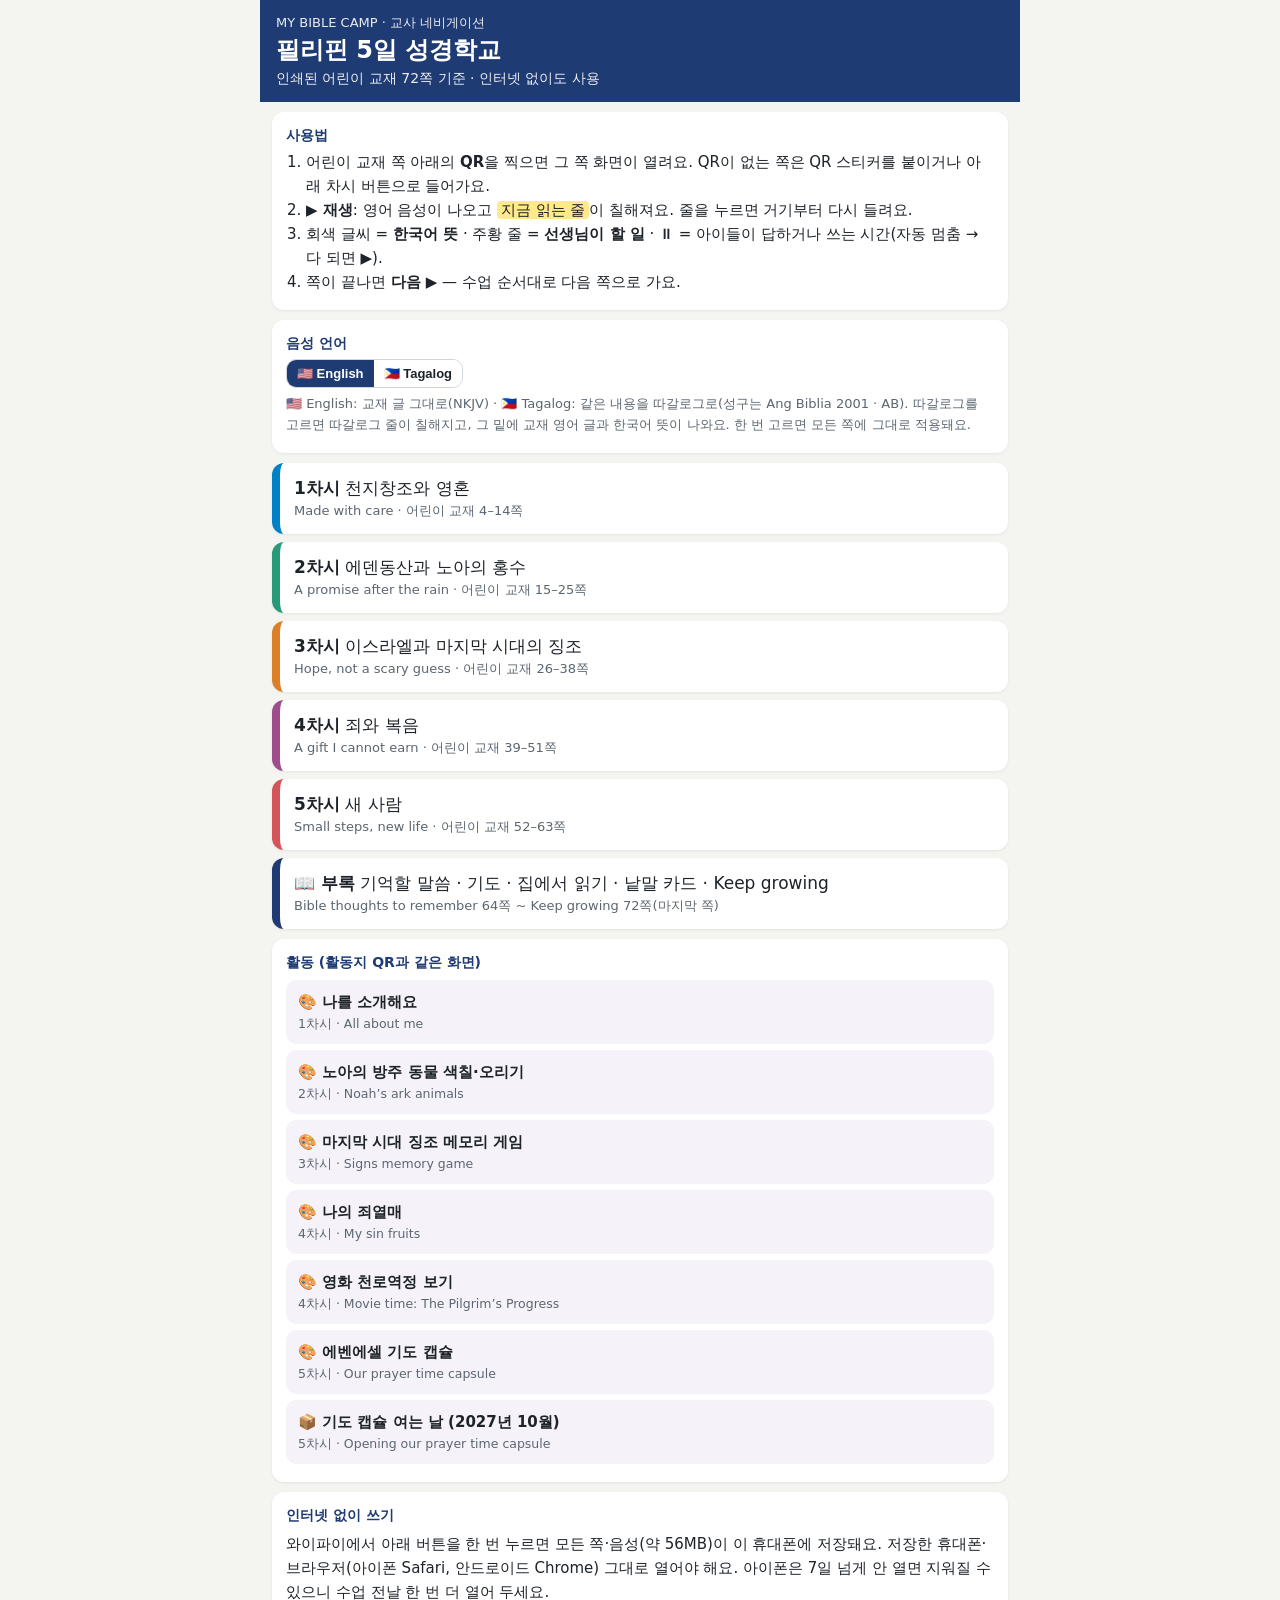
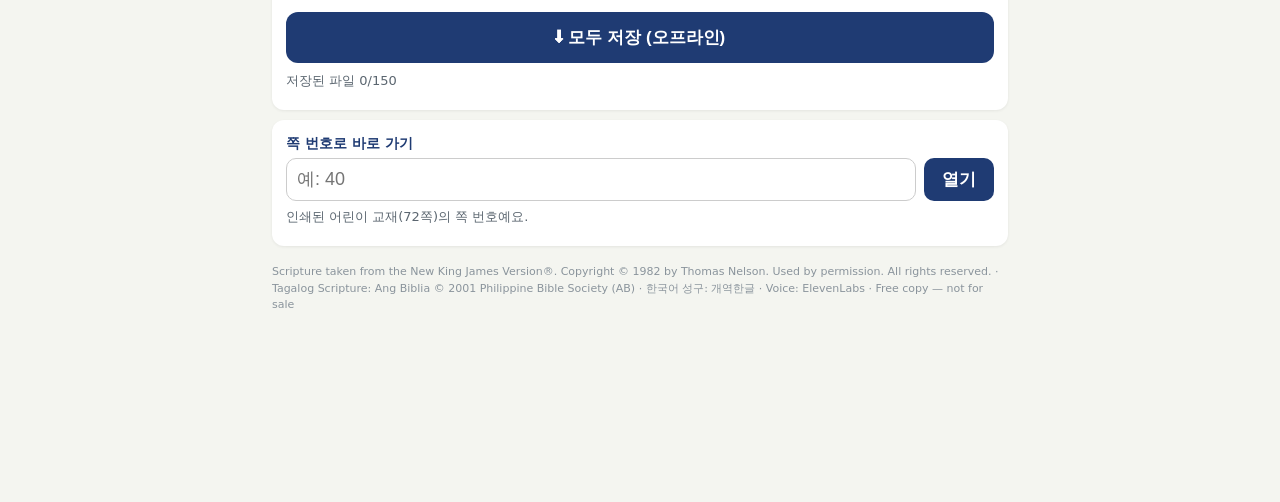
<file: index.html>
<!doctype html>
<html lang="ko" data-root="./"><head><meta charset="utf-8">
<meta name="viewport" content="width=device-width,initial-scale=1,viewport-fit=cover">
<title>My Bible Camp · 교사 네비</title>
<link rel="manifest" href="./manifest.webmanifest"><meta name="theme-color" content="#1F3B73">
<link rel="stylesheet" href="./nav/app.css?v=02c2385102d4">
</head><body data-route=""><div id="app"><p class="loading">불러오는 중…</p></div>
<script src="./nav/app.js?v=02c2385102d4"></script></body></html>
</file>
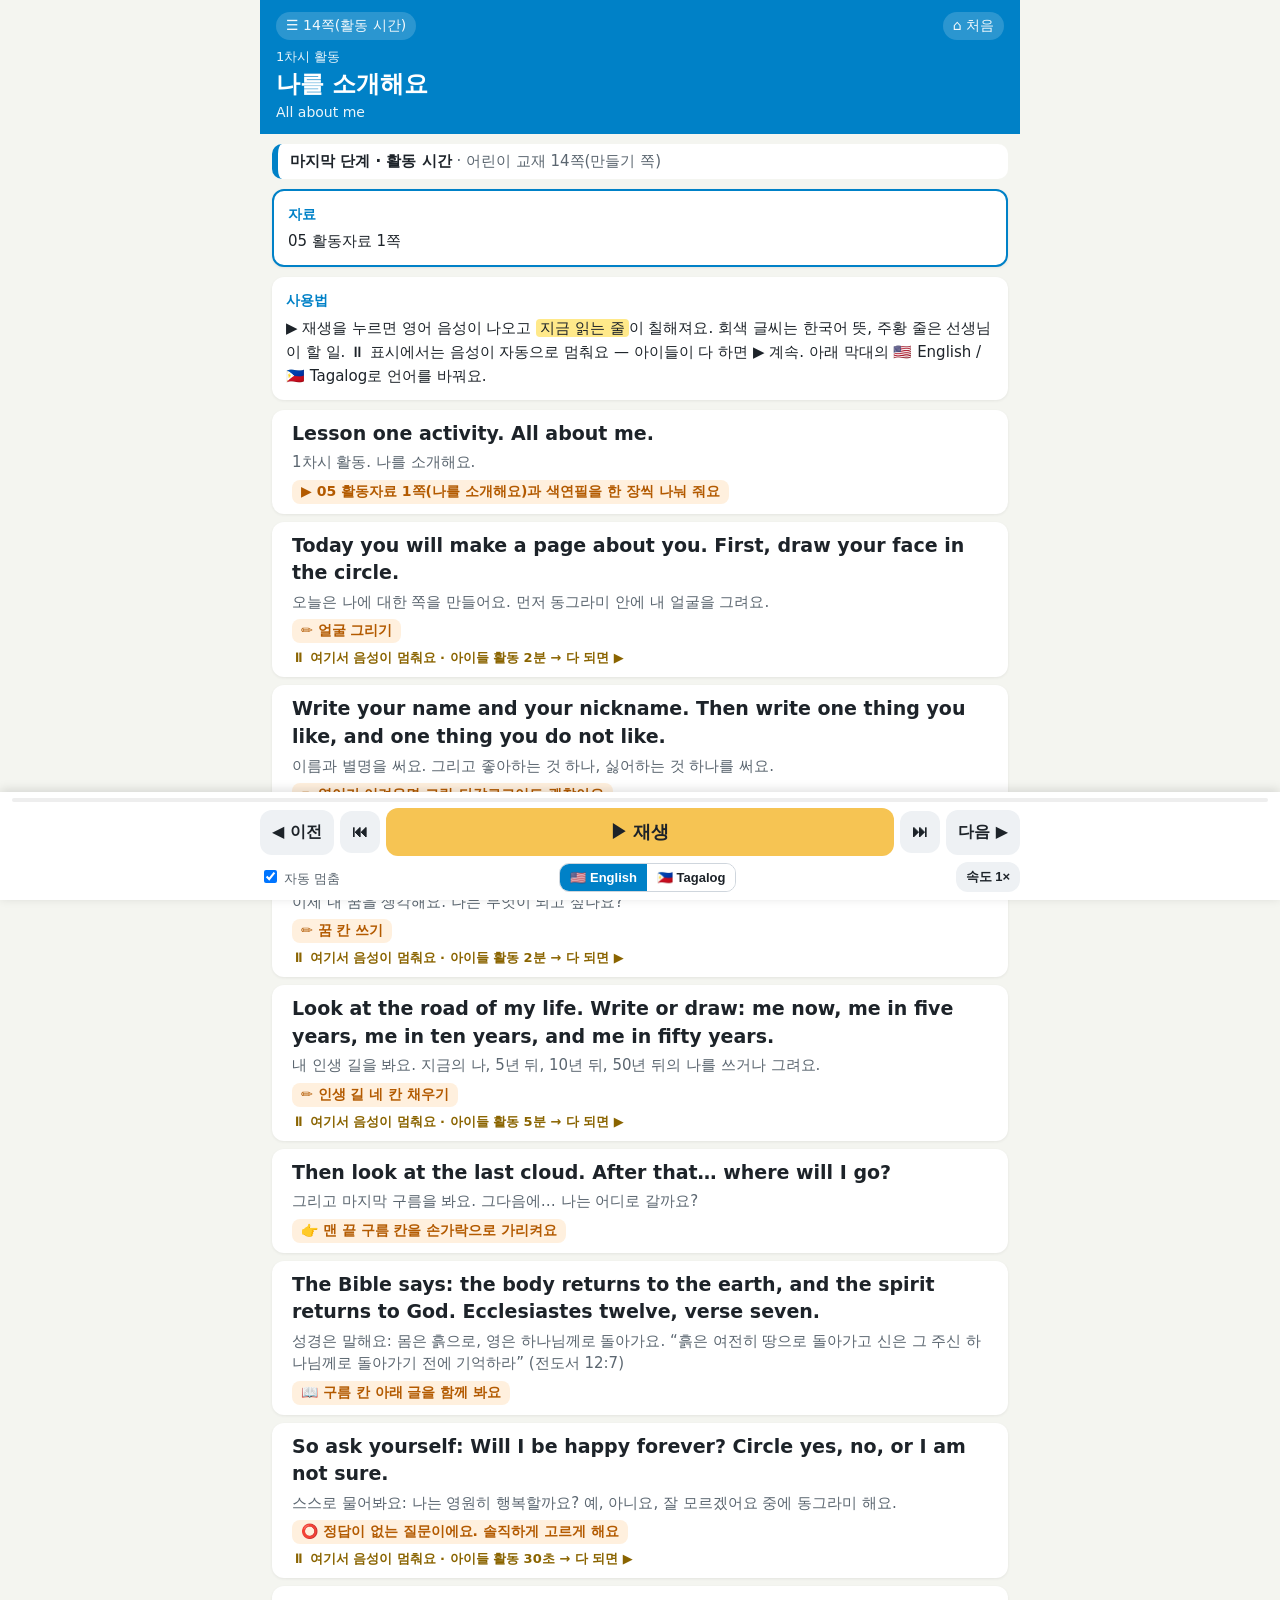
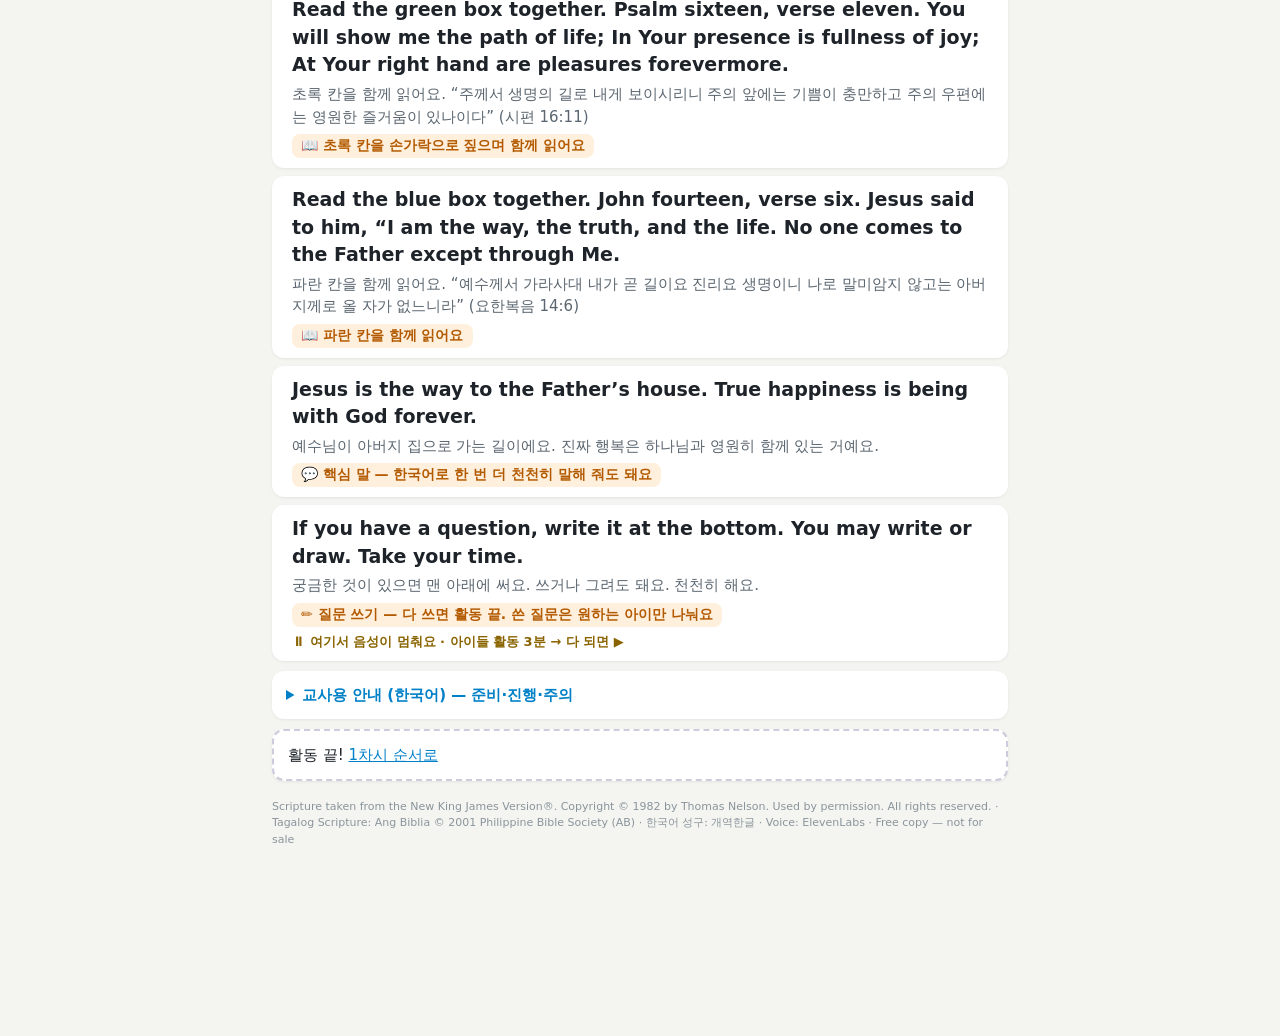
<file: activity/1.html>
<!doctype html>
<html lang="ko" data-root="../"><head><meta charset="utf-8">
<meta name="viewport" content="width=device-width,initial-scale=1,viewport-fit=cover">
<title>My Bible Camp · 교사 네비</title>
<link rel="manifest" href="../manifest.webmanifest"><meta name="theme-color" content="#1F3B73">
<link rel="stylesheet" href="../nav/app.css?v=02c2385102d4">
</head><body data-route="A1"><div id="app"><p class="loading">불러오는 중…</p></div>
<script src="../nav/app.js?v=02c2385102d4"></script></body></html>
</file>
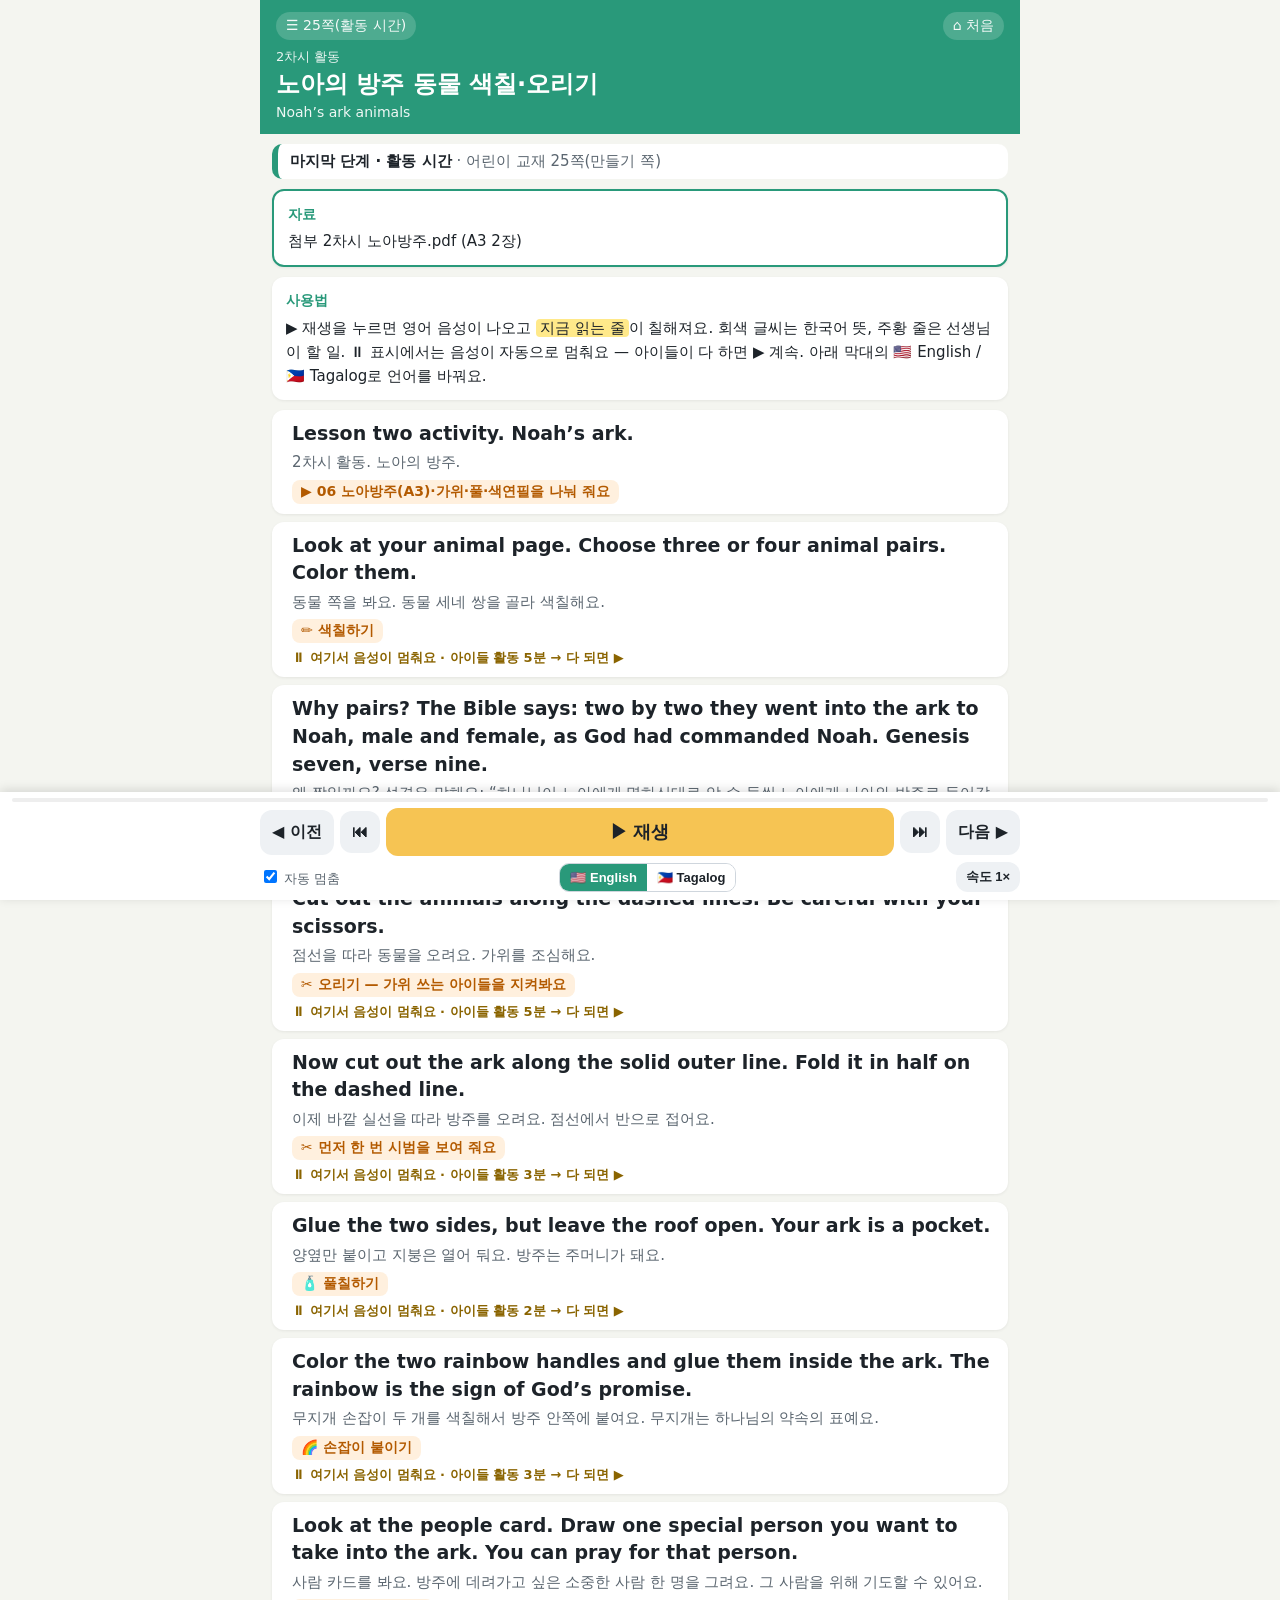
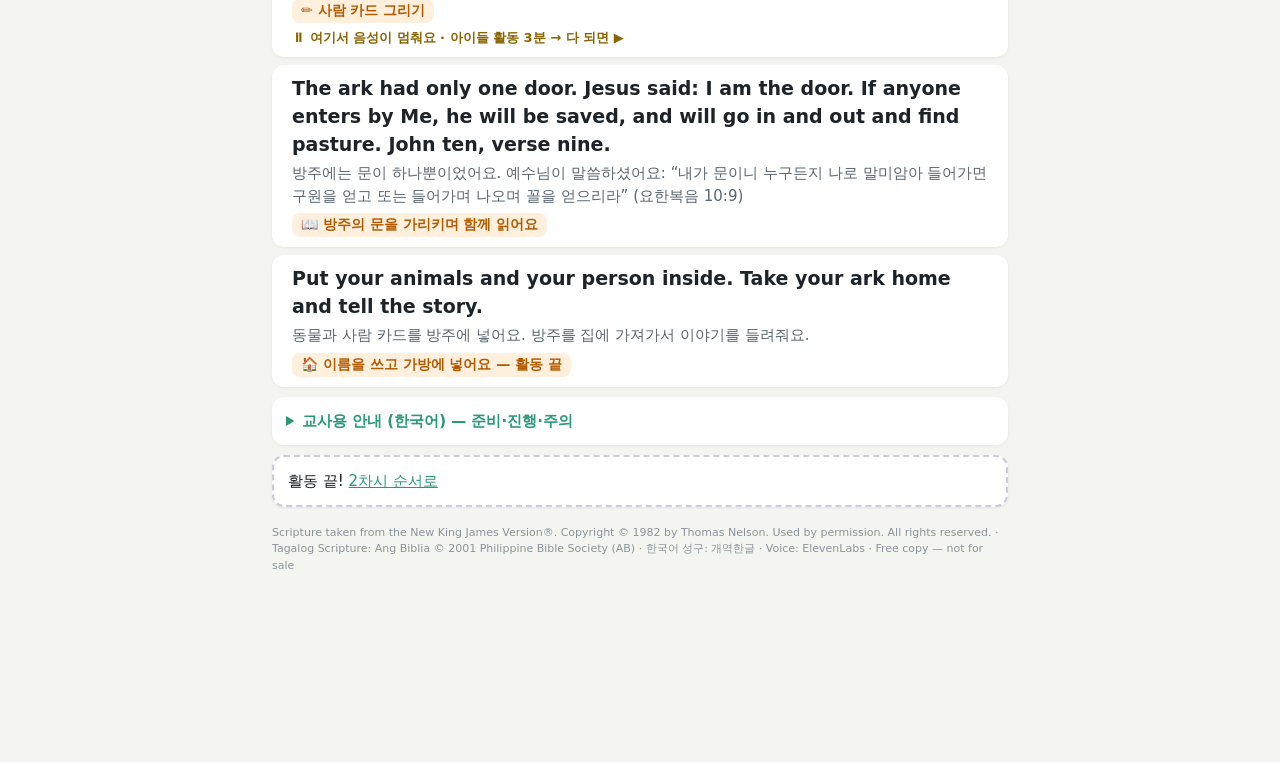
<file: activity/2.html>
<!doctype html>
<html lang="ko" data-root="../"><head><meta charset="utf-8">
<meta name="viewport" content="width=device-width,initial-scale=1,viewport-fit=cover">
<title>My Bible Camp · 교사 네비</title>
<link rel="manifest" href="../manifest.webmanifest"><meta name="theme-color" content="#1F3B73">
<link rel="stylesheet" href="../nav/app.css?v=02c2385102d4">
</head><body data-route="A2"><div id="app"><p class="loading">불러오는 중…</p></div>
<script src="../nav/app.js?v=02c2385102d4"></script></body></html>
</file>
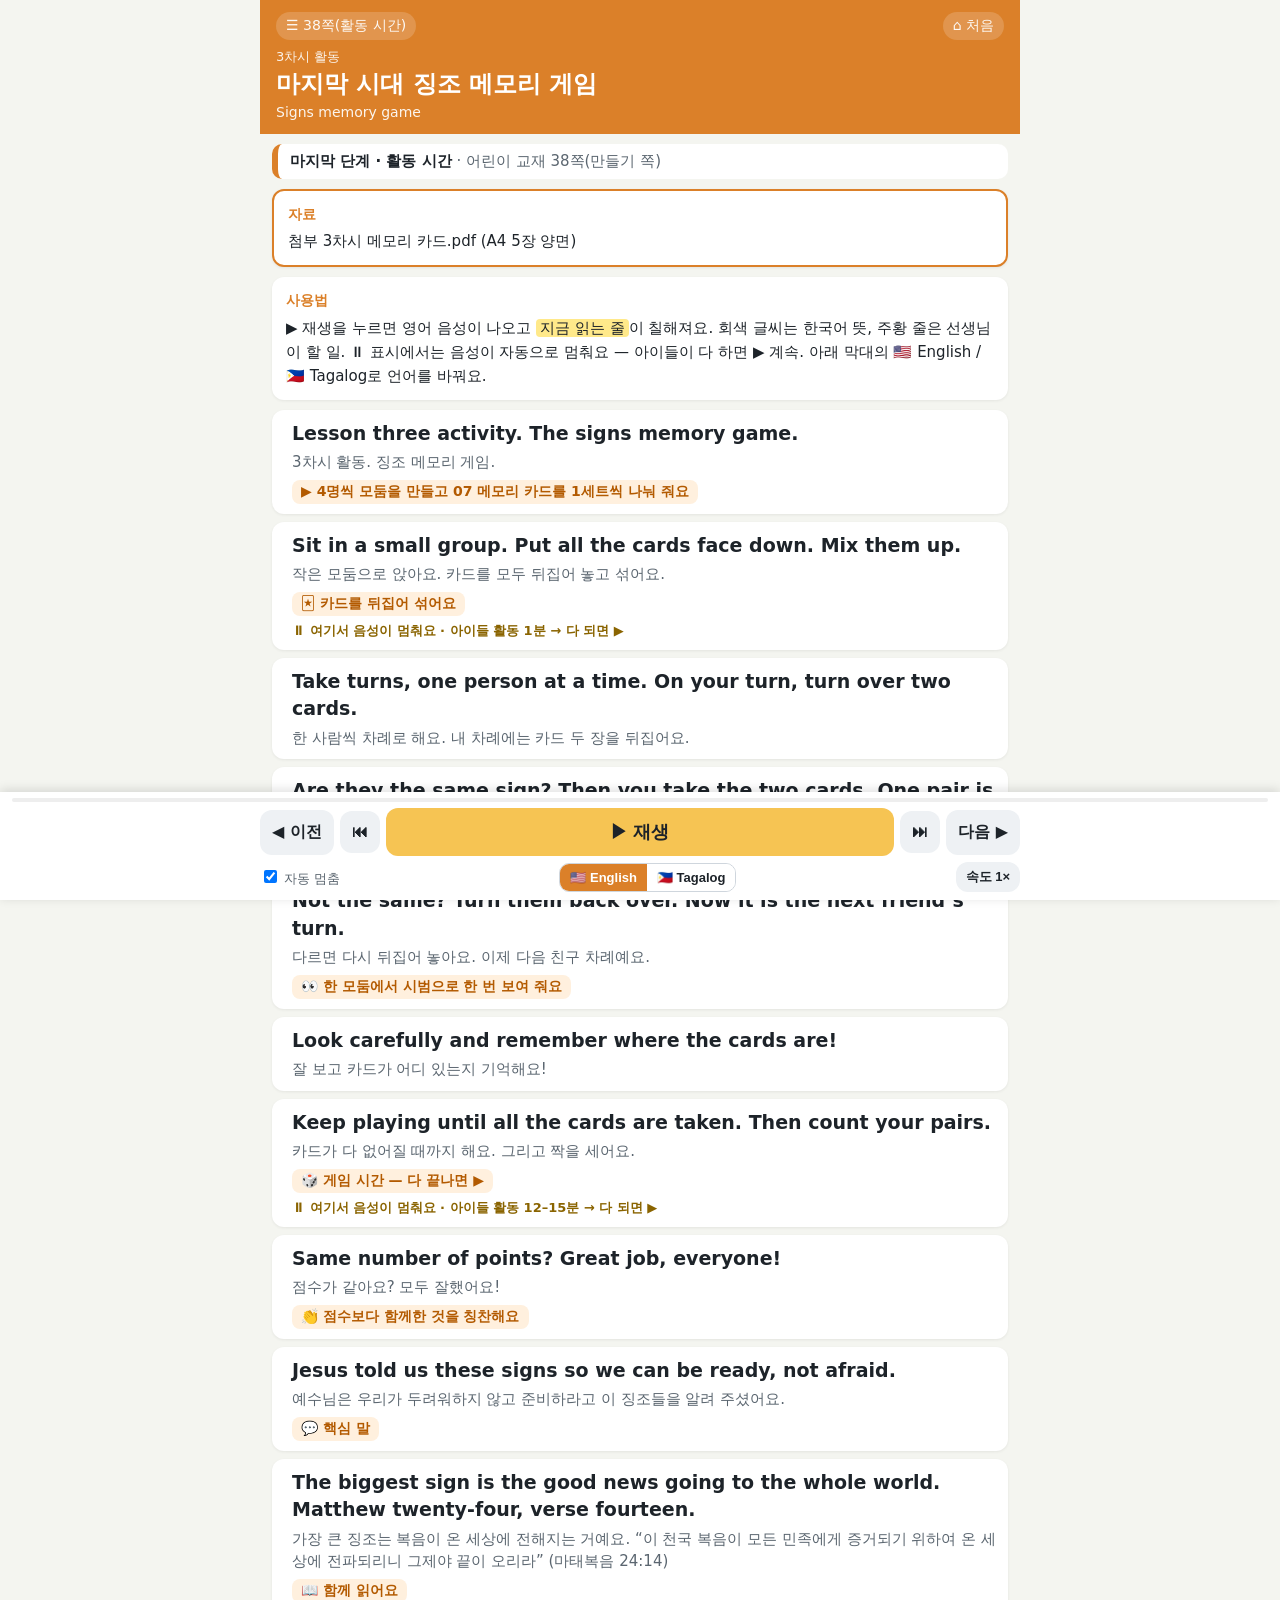
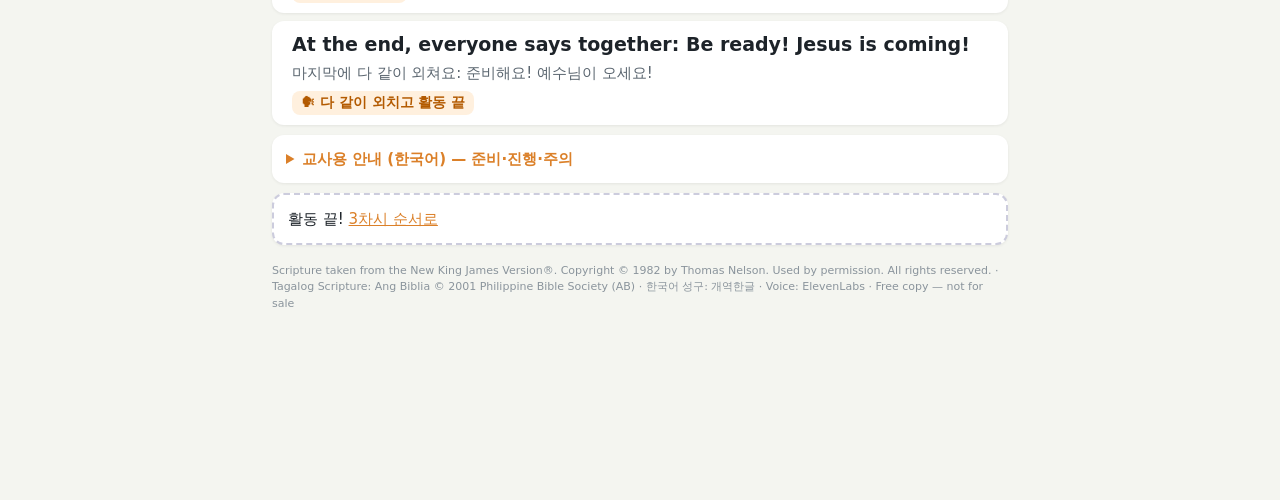
<file: activity/3.html>
<!doctype html>
<html lang="ko" data-root="../"><head><meta charset="utf-8">
<meta name="viewport" content="width=device-width,initial-scale=1,viewport-fit=cover">
<title>My Bible Camp · 교사 네비</title>
<link rel="manifest" href="../manifest.webmanifest"><meta name="theme-color" content="#1F3B73">
<link rel="stylesheet" href="../nav/app.css?v=02c2385102d4">
</head><body data-route="A3"><div id="app"><p class="loading">불러오는 중…</p></div>
<script src="../nav/app.js?v=02c2385102d4"></script></body></html>
</file>
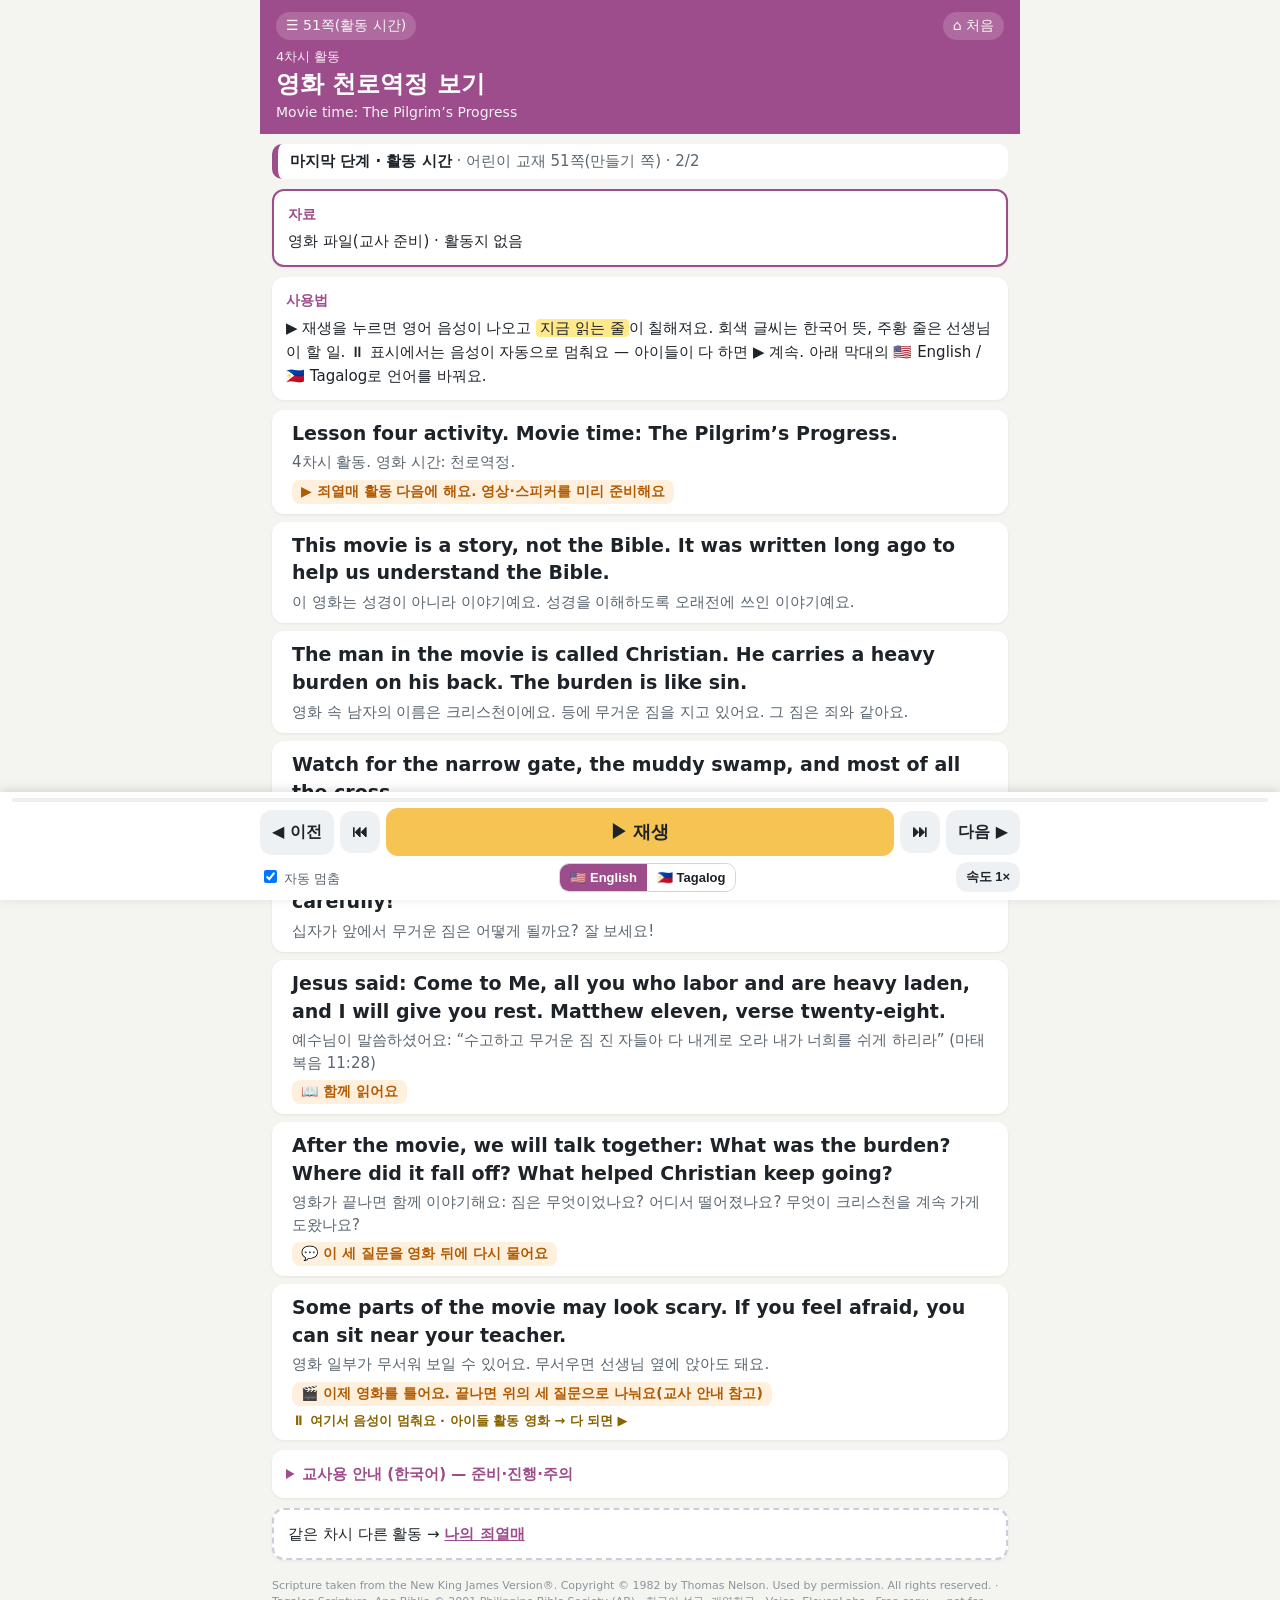
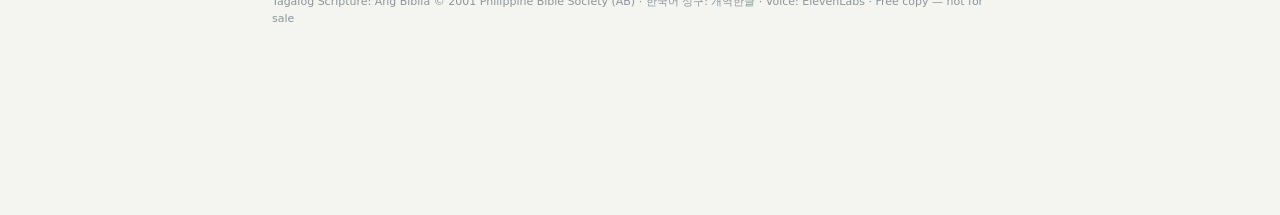
<file: activity/4.html>
<!doctype html>
<html lang="ko" data-root="../"><head><meta charset="utf-8">
<meta name="viewport" content="width=device-width,initial-scale=1,viewport-fit=cover">
<title>My Bible Camp · 교사 네비</title>
<link rel="manifest" href="../manifest.webmanifest"><meta name="theme-color" content="#1F3B73">
<link rel="stylesheet" href="../nav/app.css?v=02c2385102d4">
</head><body data-route="A4"><div id="app"><p class="loading">불러오는 중…</p></div>
<script src="../nav/app.js?v=02c2385102d4"></script></body></html>
</file>
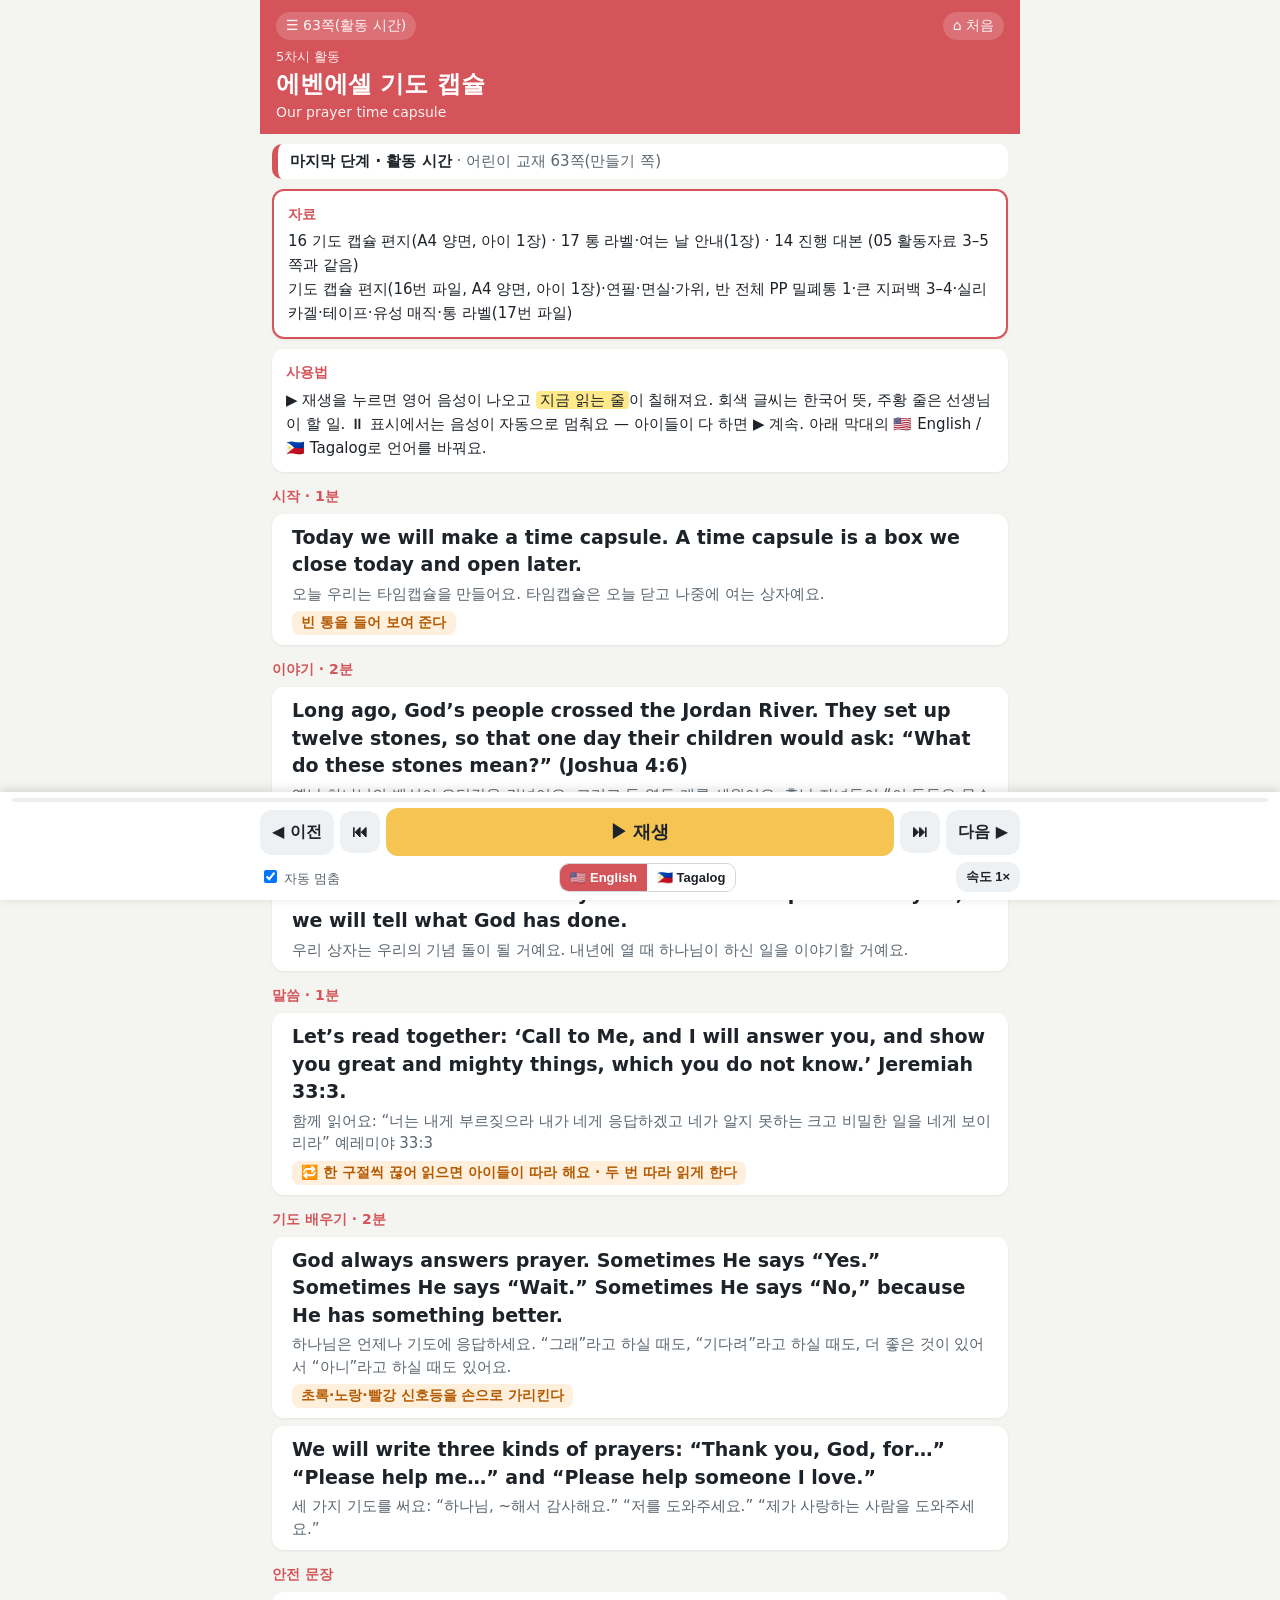
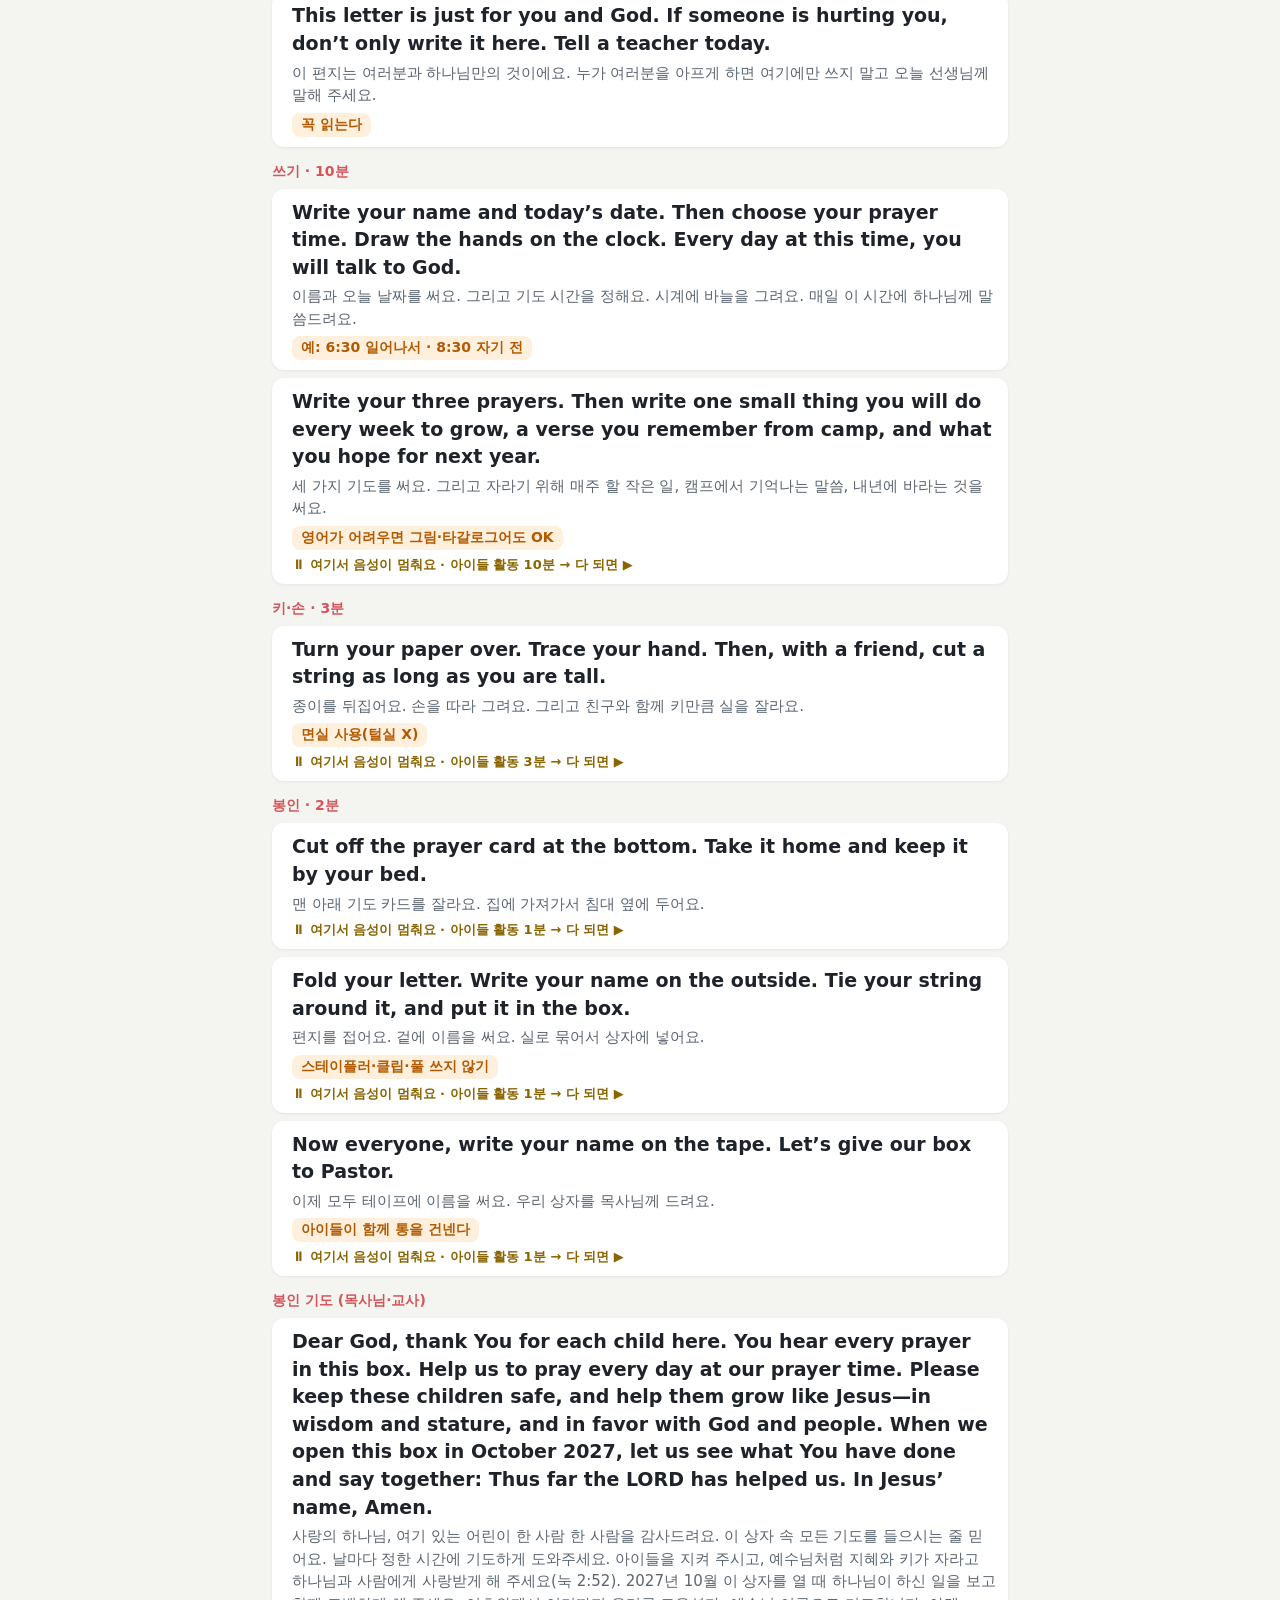
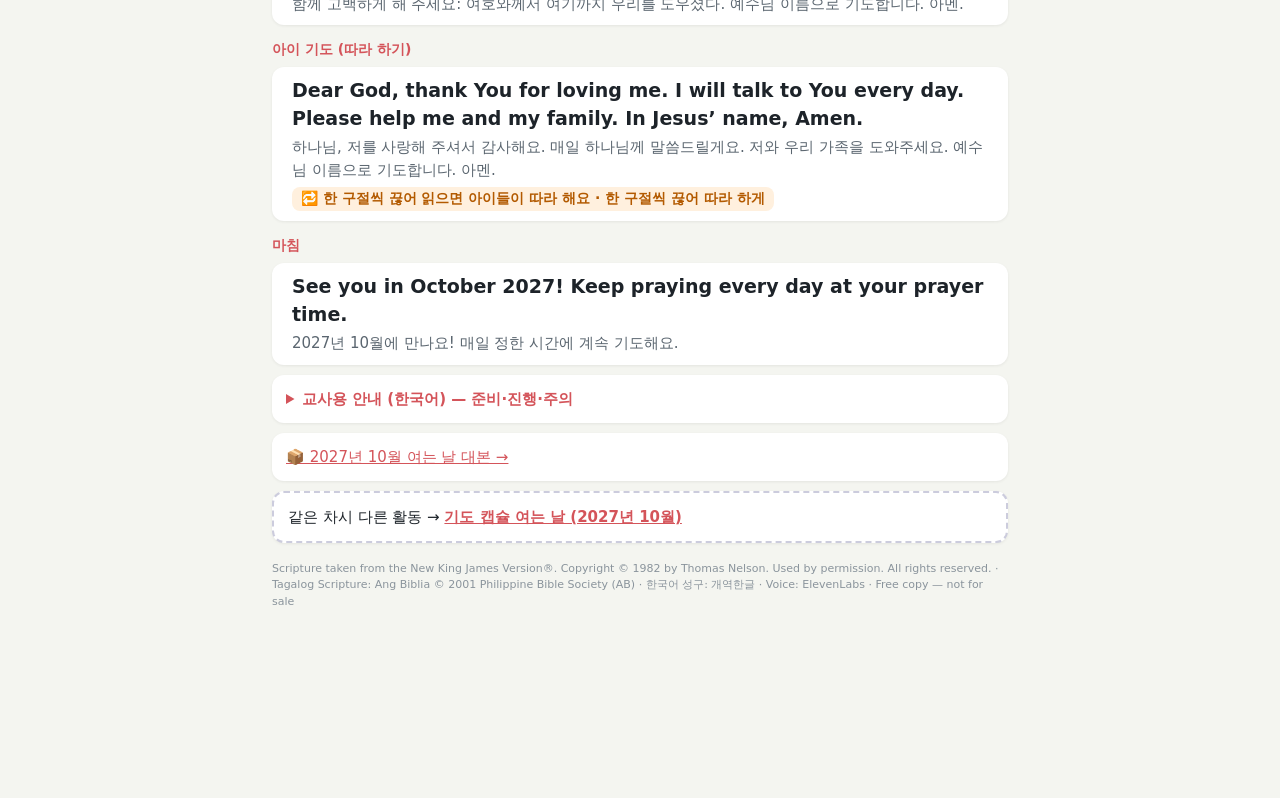
<file: activity/5.html>
<!doctype html>
<html lang="ko" data-root="../"><head><meta charset="utf-8">
<meta name="viewport" content="width=device-width,initial-scale=1,viewport-fit=cover">
<title>My Bible Camp · 교사 네비</title>
<link rel="manifest" href="../manifest.webmanifest"><meta name="theme-color" content="#1F3B73">
<link rel="stylesheet" href="../nav/app.css?v=02c2385102d4">
</head><body data-route="A5"><div id="app"><p class="loading">불러오는 중…</p></div>
<script src="../nav/app.js?v=02c2385102d4"></script></body></html>
</file>
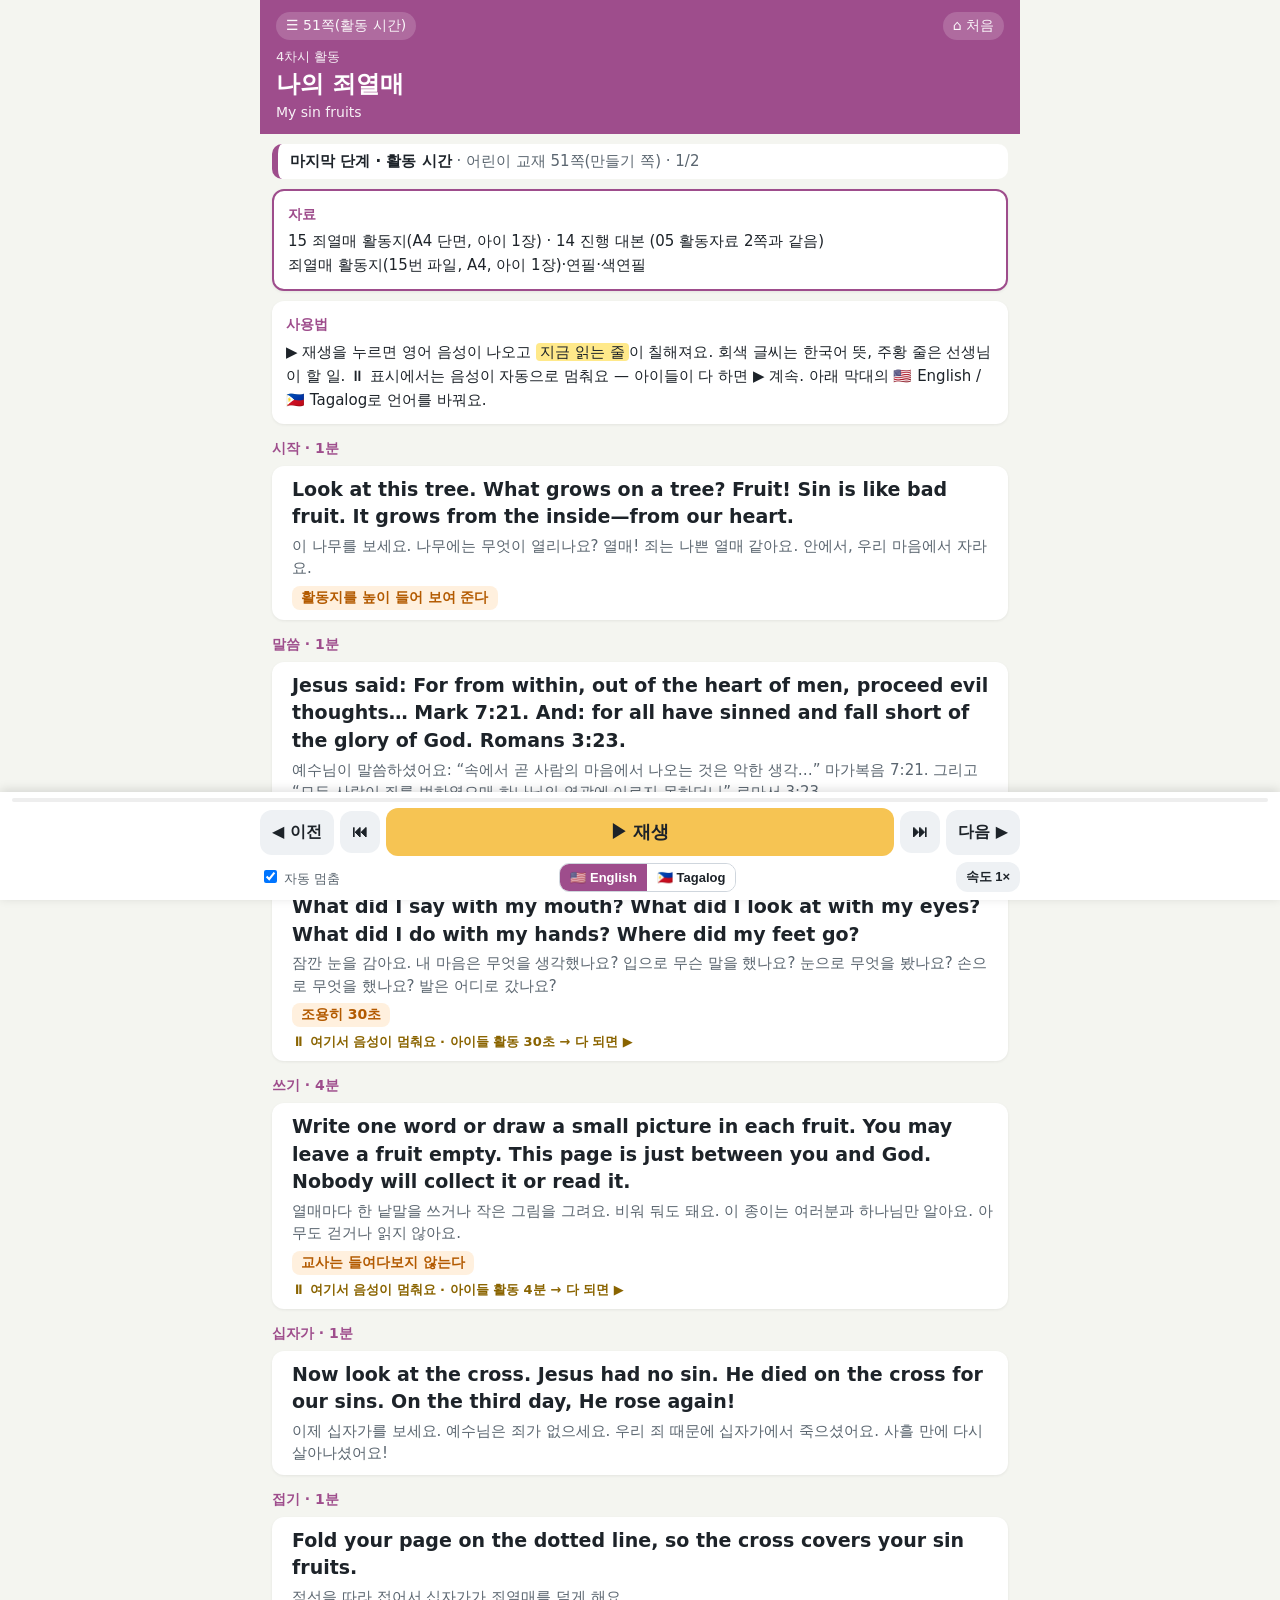
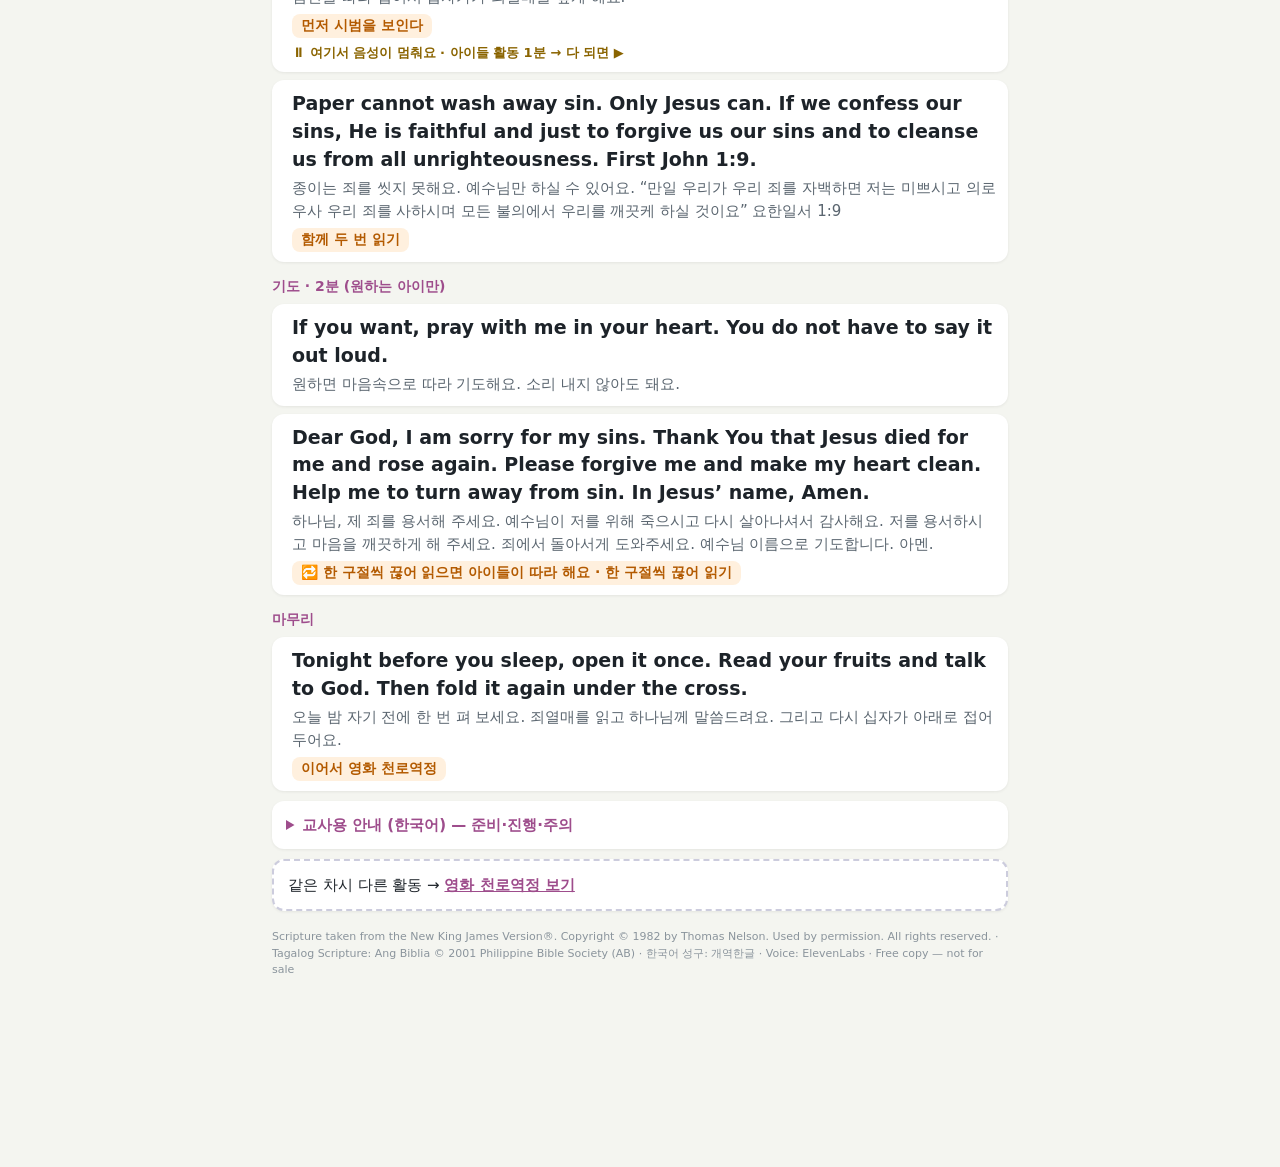
<file: activity/6.html>
<!doctype html>
<html lang="ko" data-root="../"><head><meta charset="utf-8">
<meta name="viewport" content="width=device-width,initial-scale=1,viewport-fit=cover">
<title>My Bible Camp · 교사 네비</title>
<link rel="manifest" href="../manifest.webmanifest"><meta name="theme-color" content="#1F3B73">
<link rel="stylesheet" href="../nav/app.css?v=02c2385102d4">
</head><body data-route="A6"><div id="app"><p class="loading">불러오는 중…</p></div>
<script src="../nav/app.js?v=02c2385102d4"></script></body></html>
</file>
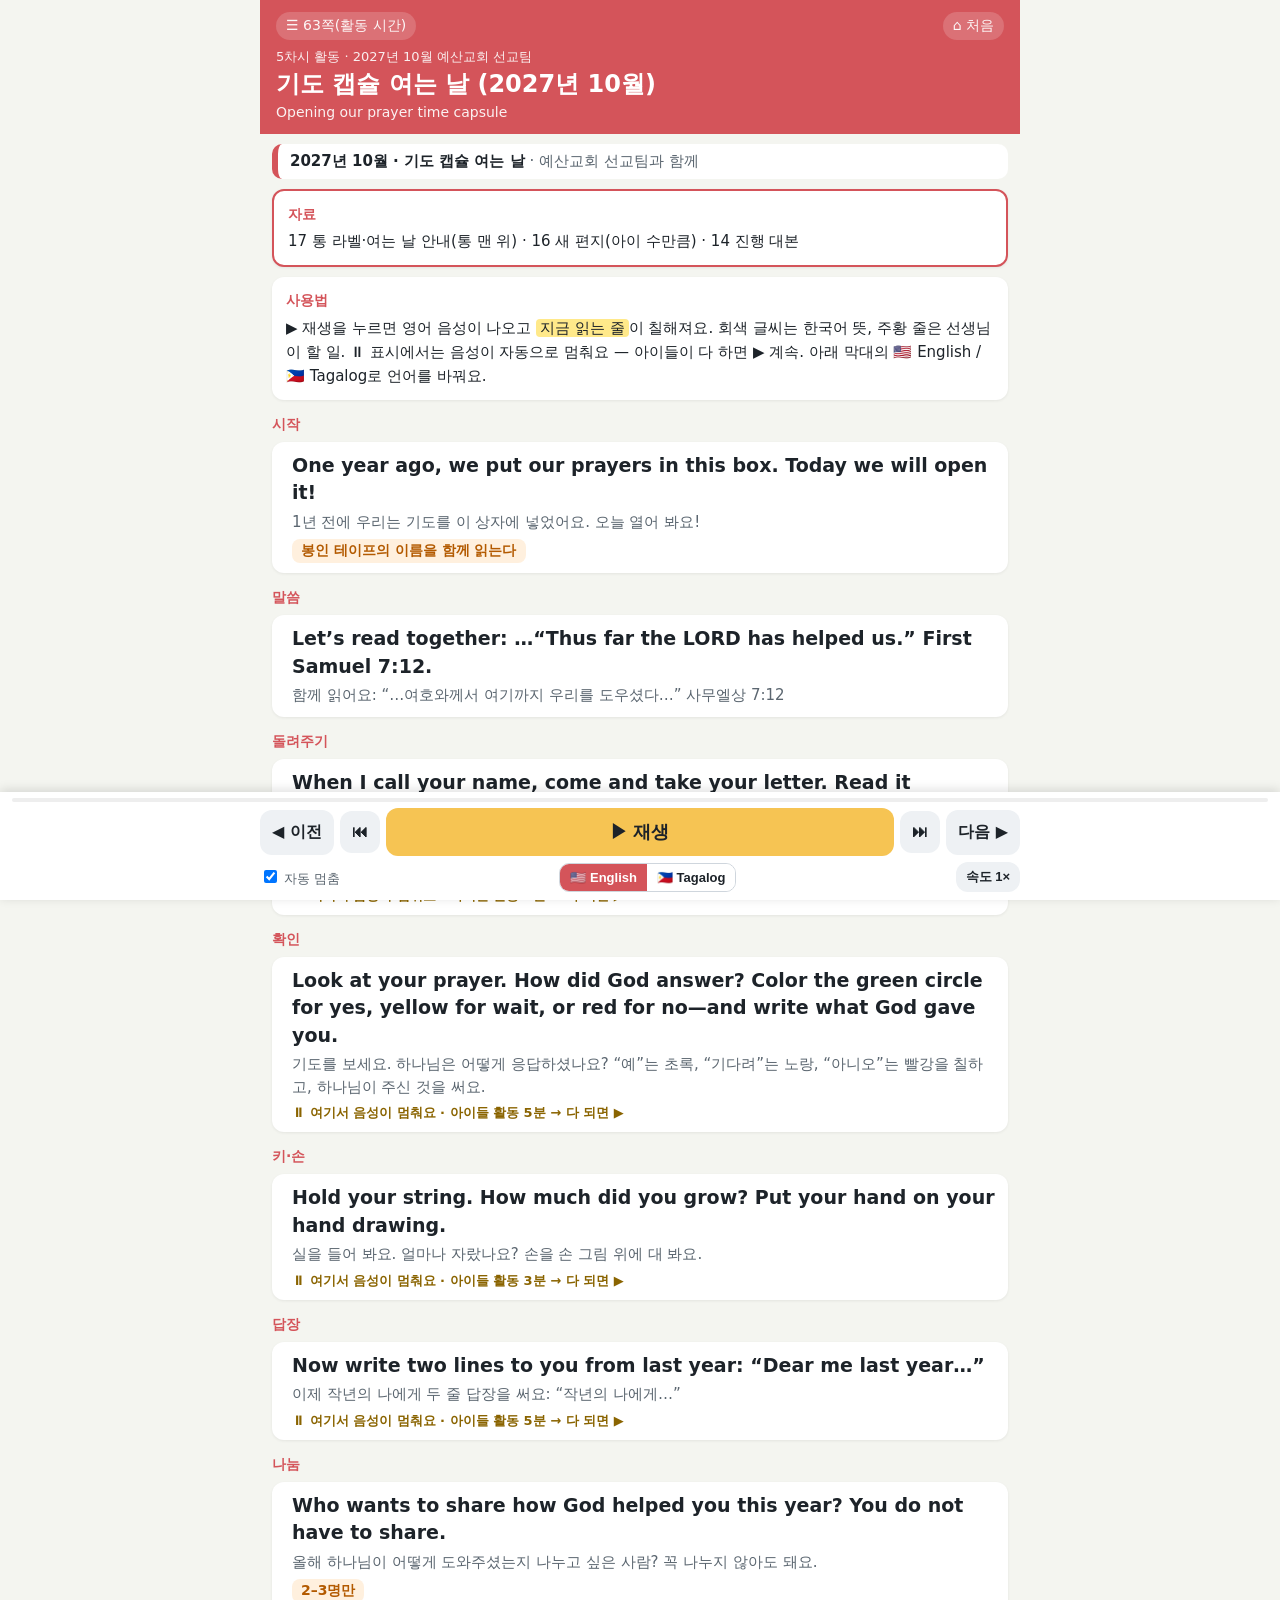
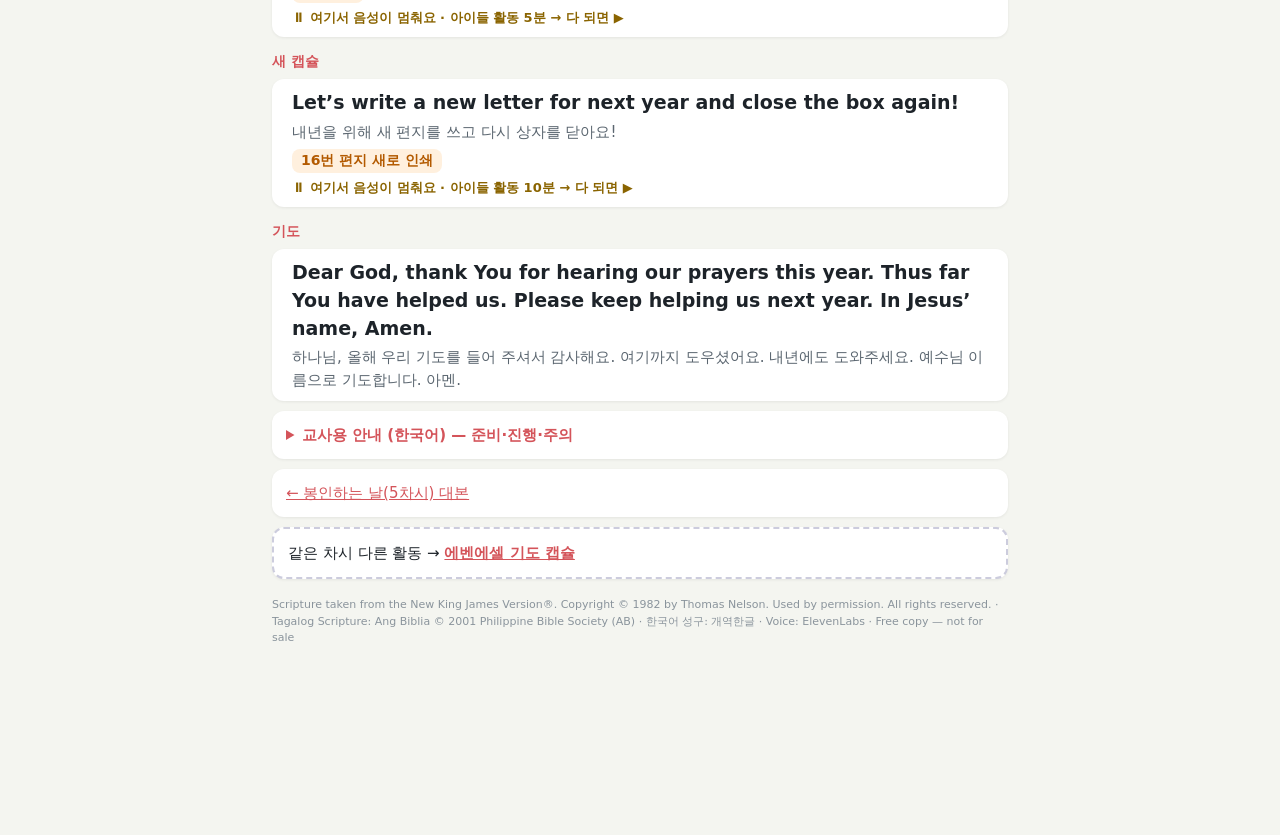
<file: activity/7.html>
<!doctype html>
<html lang="ko" data-root="../"><head><meta charset="utf-8">
<meta name="viewport" content="width=device-width,initial-scale=1,viewport-fit=cover">
<title>My Bible Camp · 교사 네비</title>
<link rel="manifest" href="../manifest.webmanifest"><meta name="theme-color" content="#1F3B73">
<link rel="stylesheet" href="../nav/app.css?v=02c2385102d4">
</head><body data-route="A7"><div id="app"><p class="loading">불러오는 중…</p></div>
<script src="../nav/app.js?v=02c2385102d4"></script></body></html>
</file>
<file: nav/app.css>
:root{--c:#1F3B73;--hl:#FFE98A;--ink:#1d2329;--mut:#5b6670;--act:#B35A00}
*{box-sizing:border-box}
body{margin:0;font-family:system-ui,-apple-system,"Apple SD Gothic Neo","Malgun Gothic",sans-serif;background:#f4f5f0;color:var(--ink);-webkit-text-size-adjust:100%}
a{color:var(--c)}
#app{max-width:760px;margin:auto;padding:0 0 170px}
.loading,.err{padding:40px 20px;text-align:center;color:var(--mut)}
header.top{background:var(--c);color:#fff;padding:12px 16px 14px}
header.top .row{display:flex;justify-content:space-between;margin-bottom:6px}
header.top .back{color:#fff;text-decoration:none;font-size:14px;opacity:.95;background:rgba(255,255,255,.18);padding:5px 10px;border-radius:14px}
header.top small{opacity:.9;font-size:13px}
header.top h1{margin:2px 0 0;font-size:24px}
header.top .sub{margin:4px 0 0;opacity:.92;font-size:14px}
.dots{display:flex;flex-wrap:wrap;gap:6px;padding:10px 12px 0}
.dots a{min-width:34px;text-align:center;padding:5px 0;border-radius:16px;background:#fff;color:var(--c);text-decoration:none;font-weight:700;font-size:13px;box-shadow:0 1px 2px #0002}
.dots a.on{background:var(--c);color:#fff}.dots a.na{opacity:.6}
.step{margin:10px 12px 0;padding:8px 12px;border-radius:10px;background:#fff;border-left:6px solid var(--c);font-size:15px}
.step span{color:var(--mut)}.step .of{float:right}
.card{background:#fff;margin:10px 12px;padding:12px 14px;border-radius:12px;box-shadow:0 1px 3px #0001;font-size:15px;line-height:1.6}
.card .lab{font-weight:800;color:var(--c);font-size:14px;margin:6px 0 4px}
.card .lab:first-child{margin-top:0}
.card ul,.card ol{margin:4px 0;padding-left:20px}
.card p{margin:6px 0}
.todo{border:2px solid var(--c)}
.ans{background:#F1FAF3;border-left:6px solid #2E9B57}
.note{margin:10px 12px;padding:10px 12px;border-radius:10px;font-size:14px;line-height:1.5}
.note.warn{background:#FFF4E5;border:1px solid #F0B46A}
.lines{margin:6px 0}
.sec{margin:16px 12px 2px;font-weight:800;color:var(--c);font-size:14px}
.ln{background:#fff;margin:8px 12px;padding:10px 12px 10px 14px;border-radius:12px;box-shadow:0 1px 3px #0001;border-left:6px solid transparent;transition:background .2s,opacity .2s}
.ln.t{cursor:pointer}
.ln.on{background:var(--hl);border-left-color:#E0A800;box-shadow:0 2px 10px #0003}
.ln.done{opacity:.55}
.ln.waiting{outline:3px dashed #E0A800}
.who{font-size:12px;font-weight:800;margin-bottom:3px;display:inline-block;padding:1px 8px;border-radius:10px;background:#eef1f4;color:#47515c}
.who.wt{background:#EDE3F7;color:#5E3A8C}.who.we{background:#FDE6EF;color:#A0335F}
.en{font-size:19px;font-weight:650;line-height:1.45}
.ko{font-size:15px;color:var(--mut);margin-top:4px;line-height:1.5}
.en2{font-size:14px;color:#3E5C8A;margin-top:4px;line-height:1.45;font-style:italic}
.ab{font-size:11px;font-weight:800;color:#3E5C8A;background:#E6EEF8;border-radius:6px;padding:0 5px;font-style:normal;vertical-align:middle}
.lang{display:inline-flex;border-radius:10px;overflow:hidden;border:1px solid #cfd6dd}
.lang button{border:0!important;border-radius:0!important;padding:6px 10px!important;background:#fff!important;font-size:13px!important;font-weight:700;color:var(--ink)}
.lang button.on{background:var(--c)!important;color:#fff!important}
.act{display:inline-block;margin-top:6px;background:#FFF0DE;color:var(--act);border-radius:8px;padding:3px 9px;font-size:14px;font-weight:600}
.wait{margin-top:6px;font-size:13px;color:#8a6400;font-weight:700}
.sum .en{font-weight:650}.sum .ko{color:var(--mut)}
.nextcard{border:2px dashed #ccd}
.nextcard.pulse{animation:pulse 1.2s ease-in-out 3;border-color:var(--c)}
@keyframes pulse{50%{background:var(--hl)}}
.bigbtn{display:block;margin:12px;padding:14px;border-radius:12px;background:var(--c);color:#fff;text-align:center;font-weight:800;font-size:17px;text-decoration:none;border:0;width:calc(100% - 24px)}
.card .bigbtn{margin:8px 0;width:100%}
.steps{padding-left:0!important;list-style:none}
.steps li a{display:flex;flex-wrap:wrap;gap:6px;align-items:center;padding:8px 4px;border-bottom:1px solid #eee;text-decoration:none;color:var(--ink)}
.steps .pg{background:var(--c);color:#fff;border-radius:12px;padding:1px 9px;font-weight:800;font-size:13px}
.steps .st{font-weight:700;font-size:14px}.steps .tt{color:var(--mut);font-size:13px;flex:1 1 100%}
.steps .mn{color:var(--mut);font-size:12px}.steps .au,.steps .qr{font-size:13px}
.lessons{display:grid;gap:8px;margin:10px 12px}
.lesson{display:block;padding:14px;border-radius:12px;background:#fff;border-left:8px solid var(--lc);text-decoration:none;color:var(--ink);font-size:17px;box-shadow:0 1px 3px #0001}
.lesson small{display:block;color:var(--mut);font-size:13px;margin-top:2px}
.actbtn{display:block;padding:10px 12px;margin:6px 0;border-radius:10px;background:#F6F2FA;text-decoration:none;color:var(--ink);font-weight:700}
.actbtn small{display:block;color:var(--mut);font-weight:400}
.howto{padding-left:18px}.hl{background:var(--hl);padding:0 4px;border-radius:4px}
.muted{color:var(--mut);font-size:13px}
.jump{display:flex;gap:8px}.jump input{flex:1;font-size:18px;padding:10px;border:1px solid #ccc;border-radius:10px}.jump button{font-size:17px;padding:10px 18px;border:0;border-radius:10px;background:var(--c);color:#fff;font-weight:800}
details summary{font-weight:800;color:var(--c);cursor:pointer}
footer{margin:18px 12px;color:#8a949c;font-size:11px;line-height:1.5}
#bar{position:fixed;left:0;right:0;bottom:0;background:#fff;box-shadow:0 -2px 10px #0002;padding:6px 8px calc(8px + env(safe-area-inset-bottom))}
#bar .prog{height:4px;background:#eee;border-radius:2px;margin:0 4px 6px}#pbar{height:4px;width:0;background:var(--c);border-radius:2px}
#bar .btns{display:flex;gap:6px;align-items:center;justify-content:space-between;max-width:760px;margin:auto}
#bar button,#bar .nav{font-size:16px;border:0;border-radius:12px;padding:12px 12px;background:#eef1f4;color:var(--ink);font-weight:700;text-decoration:none;white-space:nowrap}
#bar .play{flex:1;background:#F6C453;font-size:18px}
#bar .nav.dis{opacity:.35;pointer-events:none}
#bar .noaudio{flex:1;text-align:center;color:var(--mut);font-size:14px}
#bar .opts{display:flex;justify-content:space-between;align-items:center;max-width:760px;margin:6px auto 0;font-size:13px;color:var(--mut)}
#bar .opts button{font-size:13px;padding:6px 10px}
#waitbar{position:fixed;left:8px;right:8px;bottom:118px;background:#2b2f33;color:#fff;border-radius:12px;padding:12px 14px;font-size:15px;display:none;box-shadow:0 4px 16px #0004;max-width:744px;margin:auto}
#waitbar.show{display:block}
</file>
